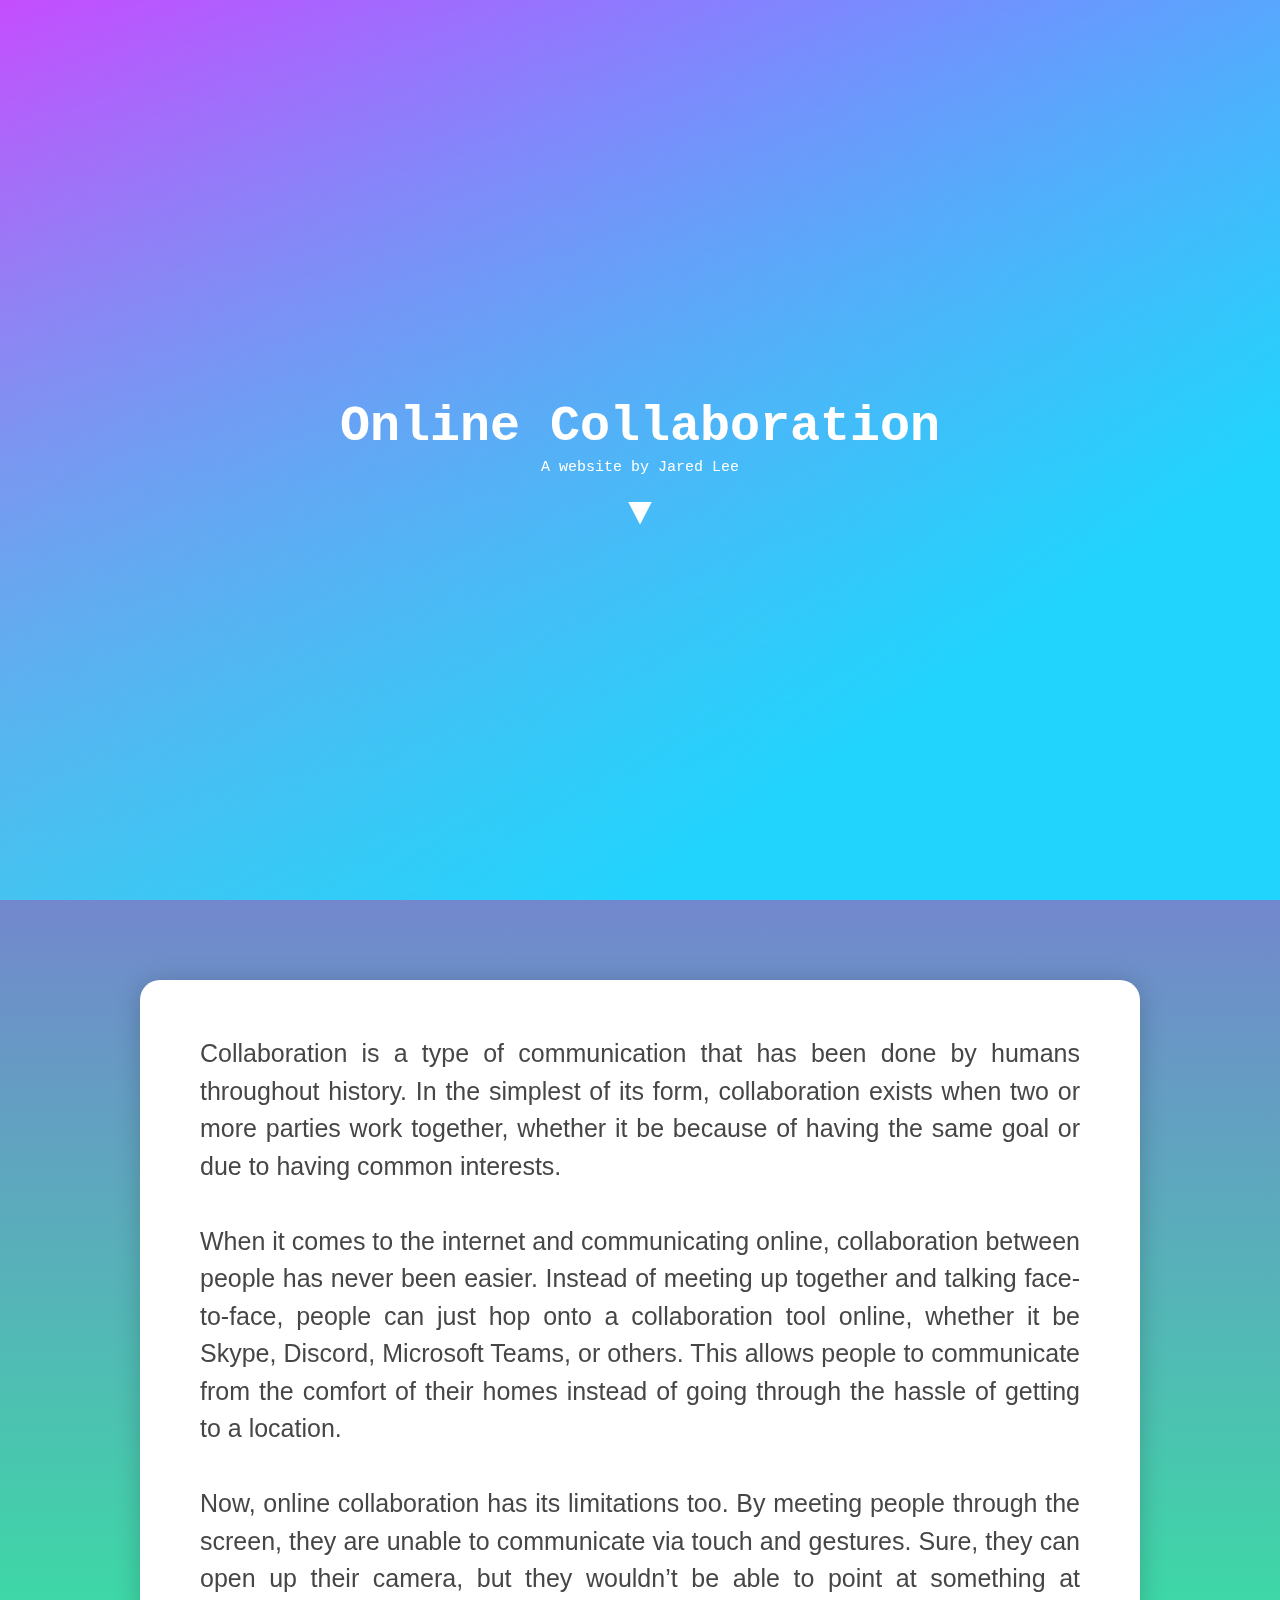
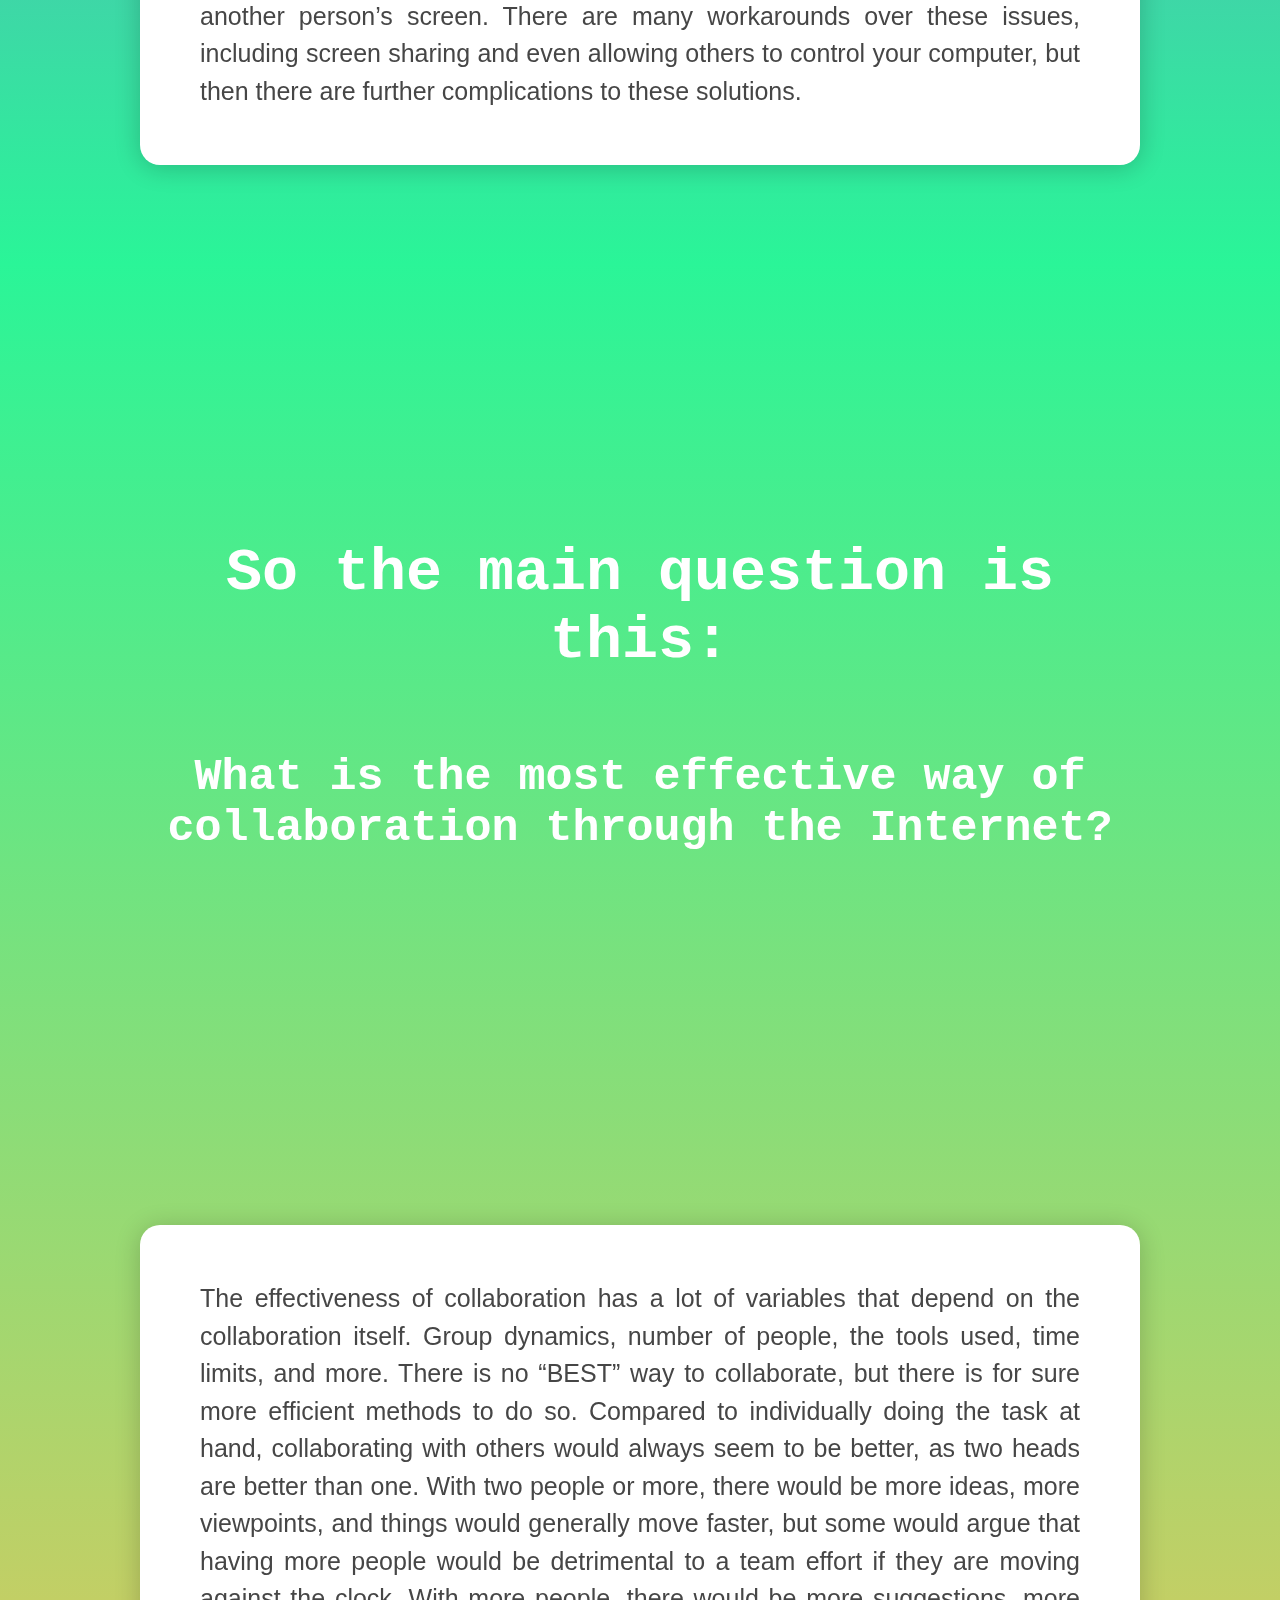
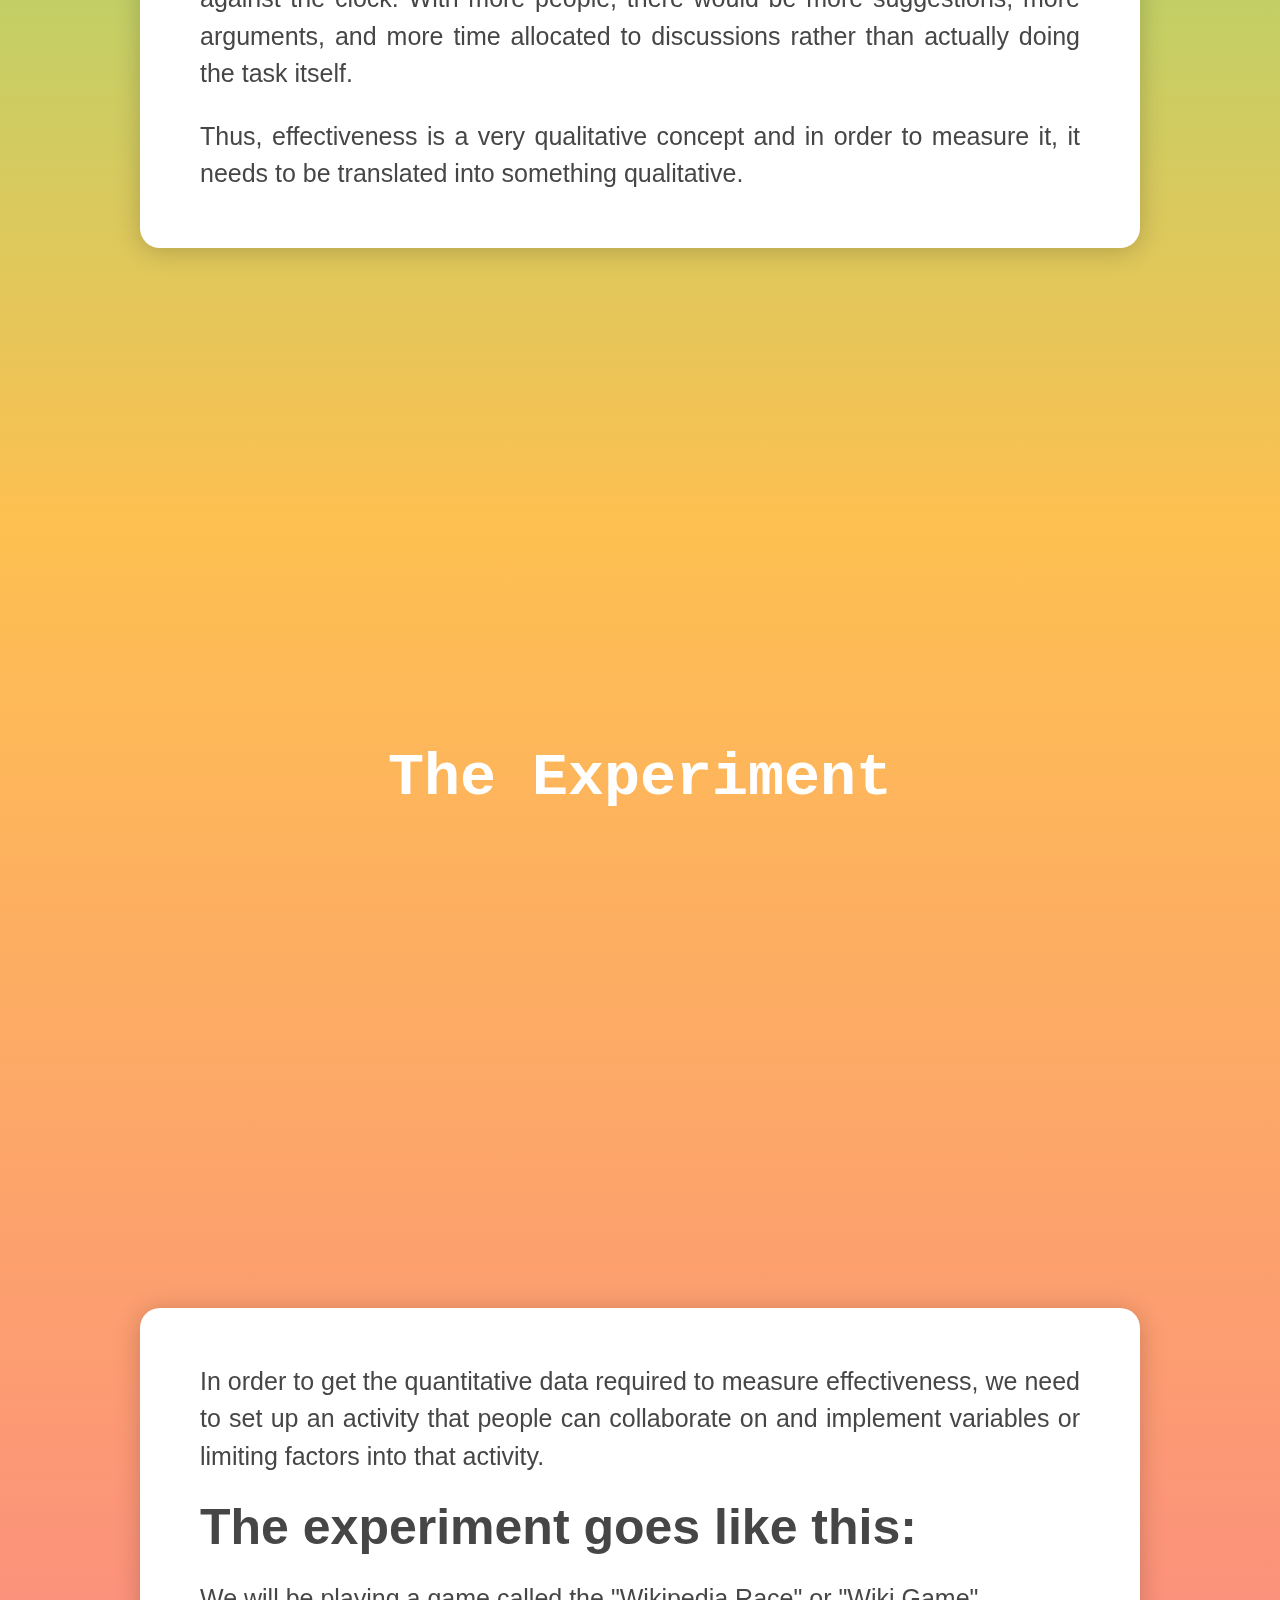
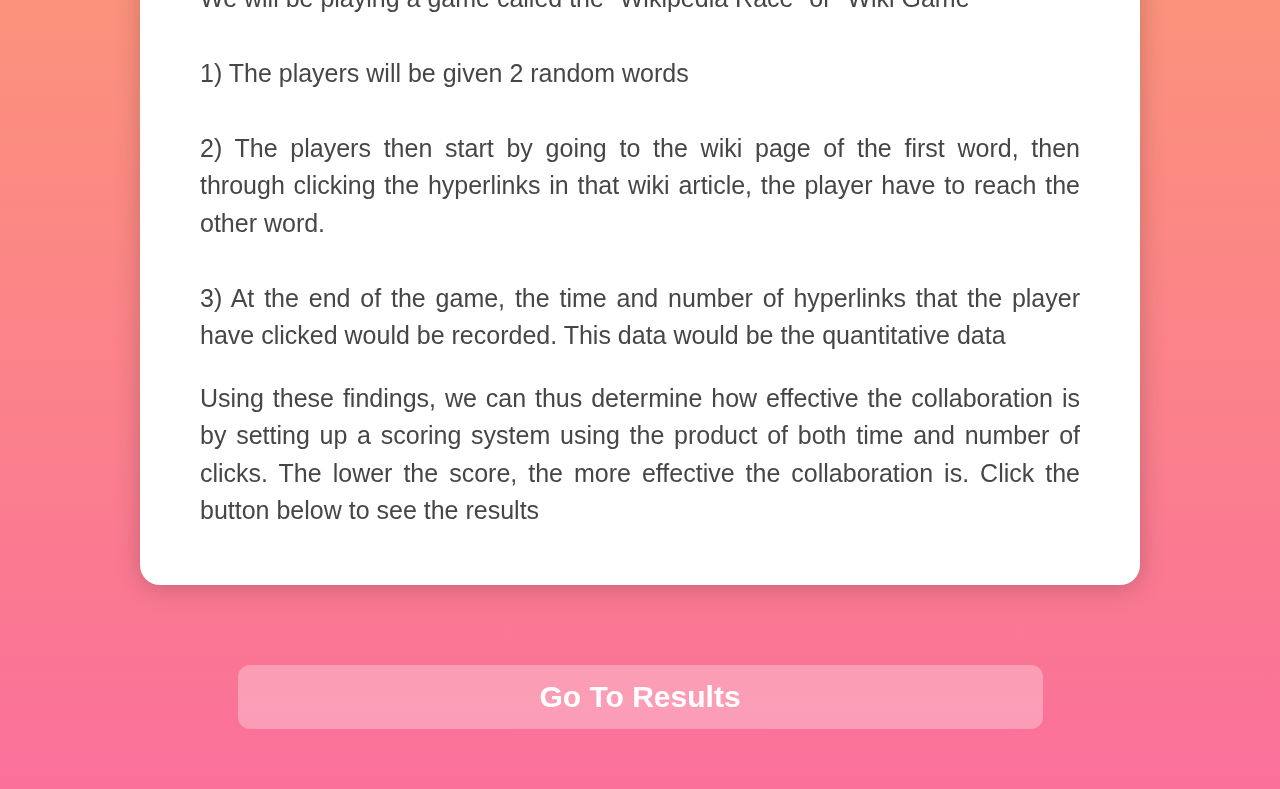
<file: index.html>
<!DOCTYPE html>
<html>

  <head>
    <title>
      Online Collaboration
    </title>
    <link rel="stylesheet" href="style.css">
    <script defer src="myscript1.js"></script>
    <canvas id="canvas"></canvas>
  </head>
  <header>
    <!-- Title Screen -->
    <div class="title">
      <h1> Online Collaboration</h1>
      <p class="titlesub">A website by Jared Lee</p>
      <span id=”down” style="font-size:160%;">&#9660;</span>
    </div>
  </header>

  <body>
    <div class="container">
      <!-- Explanation -->
      <div class="article1">
        <p>Collaboration is a type of communication that has been done by humans throughout history. In the simplest of its form, collaboration exists when two or more parties work together, whether it be because of having the same goal or due to having common interests. <br><br>When it comes to the internet and communicating online, collaboration between people has never been easier. Instead of meeting up together and talking face-to-face, people can just hop onto a collaboration tool online, whether it be Skype, Discord, Microsoft Teams, or others. This allows people to communicate from the comfort of their homes instead of going through the hassle of getting to a location. <br><br>Now, online collaboration has its limitations too. By meeting people through the screen, they are unable to communicate via touch and gestures. Sure, they can open up their camera, but they wouldn’t be able to point at something at another person’s screen. There are many workarounds over these issues, including screen sharing and even allowing others to control your computer, but then there are further complications to these solutions. </p>
      </div>
      <div class="main1">
        <h1>So the main question is this:</h1>
        <h2> What is the most effective way of collaboration through the Internet?</h2>
      </div>

      <div class="article1">
        <p> The effectiveness of collaboration has a lot of variables that depend on the collaboration itself. Group dynamics, number of people, the tools used, time limits, and more. There is no “BEST” way to collaborate, but there is for sure more efficient methods to do so. Compared to individually doing the task at hand, collaborating with others would always seem to be better, as two heads are better than one. With two people or more, there would be more ideas, more viewpoints, and things would generally move faster, but some would argue that having more people would be detrimental to a team effort if they are moving against the clock. With more people, there would be more suggestions, more arguments, and more time allocated to discussions rather than actually doing the task itself. </p>

        <p>Thus, effectiveness is a very qualitative concept and in order to measure it, it needs to be translated into something qualitative. </p>
      </div>
      <!-- The Experiment (title screen) -->
      <div class="main1">
        <h1> The Experiment</h1>
      </div>
      <div class="article1">
        <p>In order to get the quantitative data required to measure effectiveness, we need to set up an activity that people can collaborate on and implement variables or limiting factors into that activity. </p>
      <!-- Experiment explanation (animation on experiment, Simple Scroll Animation) -->
        <h1 class="experimenthead">The experiment goes like this:</h1>
        <p>We will be playing a game called the "Wikipedia Race" or "Wiki Game" <br><br> 1) The players will be given 2 random words <br><br> 2) The players then start by going to the wiki page of the first word, then through clicking the hyperlinks in that wiki article, the player have to reach the other word. <br><br>3) At the end of the game, the time and number of hyperlinks that the player have clicked would be recorded. This data would be the quantitative data</p>

        <!-- Go to Results -->
        <p>Using these findings, we can thus determine how effective the collaboration is by setting up a scoring system using the product of both time and number of clicks. The lower the score, the more effective the collaboration is. Click the button below to see the results </p>
      </div>
      <a href="result.html" class="button"><span>Go To Results</span></a>
    </div>
  </body>

</html>
</file>
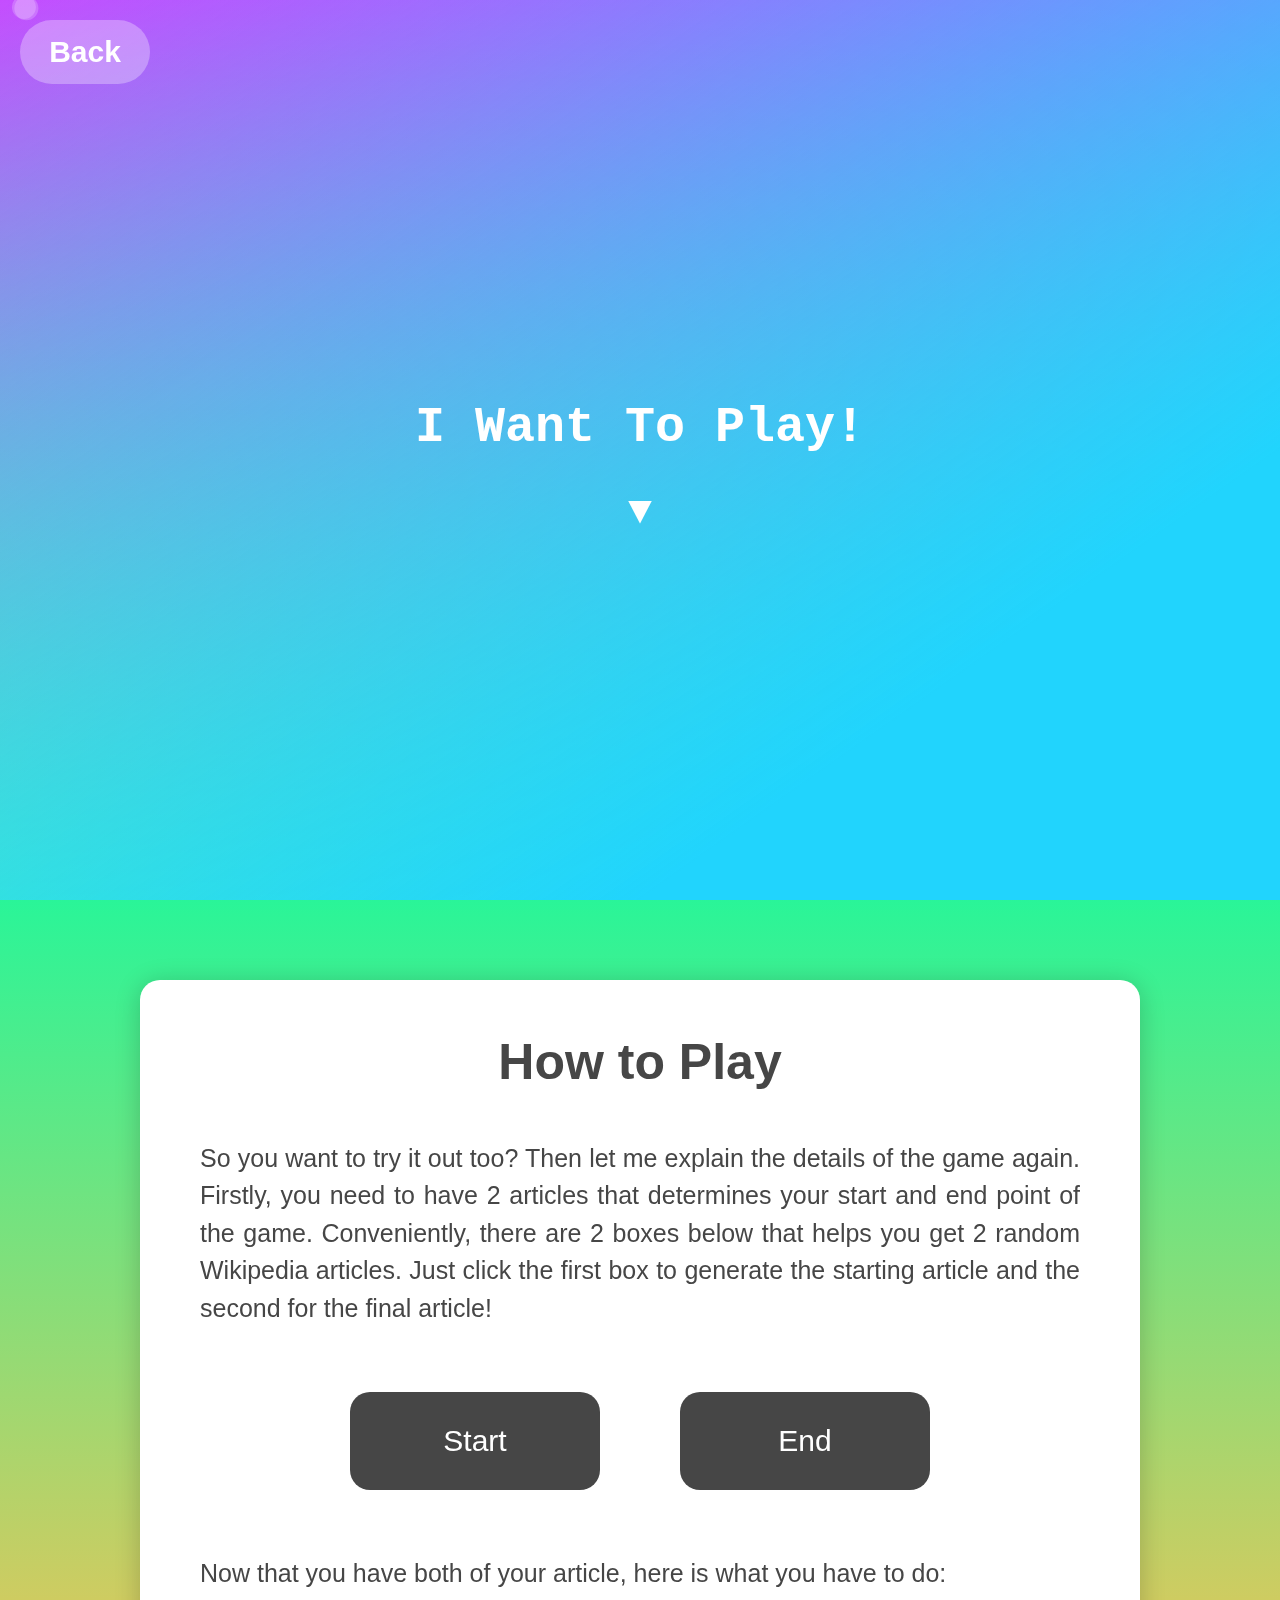
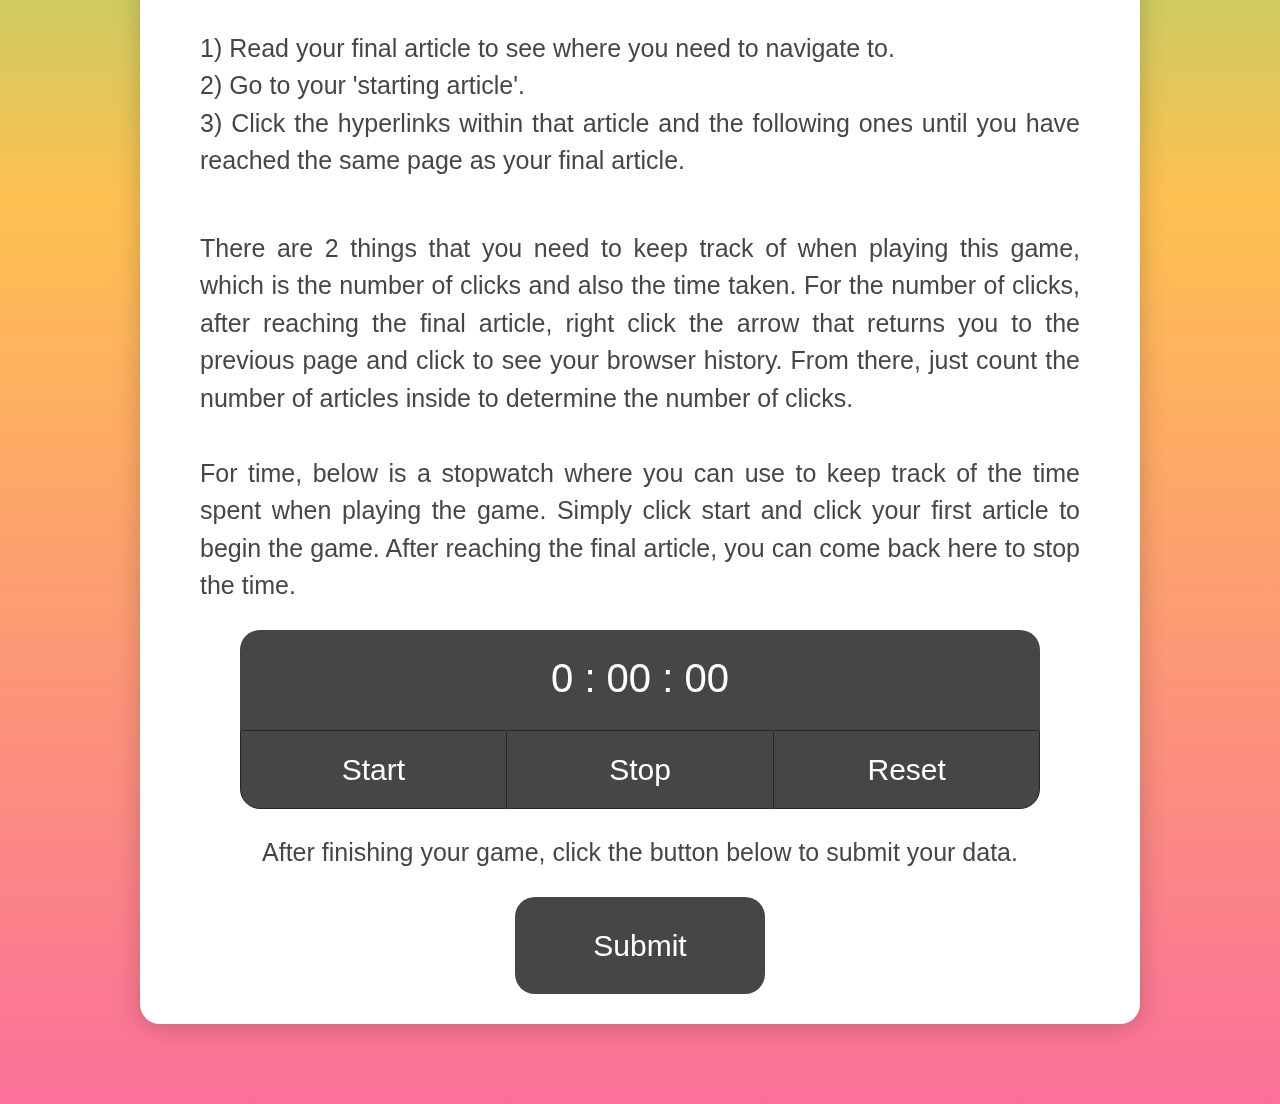
<file: play.html>
<!DOCTYPE html>
<html>
    <head>
        <title>Play</title>
        <link rel="stylesheet" href="style3.css">
        <script defer src="myscript3.js"></script>
        <canvas id="canvas"></canvas>
    </head>
    <body>
        <a href="result.html" class="button"><span>Back</span></a>

        <!--Landing-->
        <div class="title">
            <h1>I Want To Play!</h1>
            <span id=”down” style="font-size:160%;">&#9660;</span>
          </div>
        <!--Article-->
        <div class="container">
            <div class="article1">
                <h1>How to Play</h1>
                <p>So you want to try it out too? Then let me explain the details of the game again. Firstly, you need to have 2 articles that determines your start and end point of the game. Conveniently, there are 2 boxes below that helps you get 2 random Wikipedia articles. Just click the first box to generate the starting article and the second for the final article! </p>
              
            <!--Random 2 articles button-->
        <div class="articlecontainer">
            <a href="https://Wikipedia.org/wiki/Special:Random" target="_blank" class="wikiarticle">Start</a>
            <a href="https://Wikipedia.org/wiki/Special:Random" target="_blank" class="wikiarticle">End</a>
        </div>
        <p>Now that you have both of your article, here is what you have to do: <br><br>1) Read your final article to see where you need to navigate to. <br>2) Go to your 'starting article'.<br>3) Click the hyperlinks within that article and the following ones until you have reached the same page as your final article. </p>
        <p>There are 2 things that you need to keep track of when playing this game, which is the <b>number of clicks</b> and also the <b>time taken</b>. For the number of clicks, after reaching the final article, right click the arrow that returns you to the previous page and click to see your browser history. From there, just count the number of articles inside to determine the number of clicks. <br><br> For time, below is a stopwatch where you can use to keep track of the time spent when playing the game. Simply click start and click your first article to begin the game. After reaching the final article, you can come back here to stop the time.</p>
            <!--Stopwatch-->
        <div class="stopwatch_container">
            <div class="stopwatch">
                <span id="minute">0</span>
                :
                <span id="second">00</span>
                :
                <span id="milisec">00</span>
            </div>
        <input type="button" class="timercontrol" id="startTimer" value="Start" onclick="start();">
        <input type="button" class="timercontrol" id="stopTimer" value="Stop"  onclick="stop();">
        <input type="button" class="timercontrol" id="resetTimer" value="Reset"  onclick="reset();">
        </div>
        
             <!--Google Form link-->
             <p>After finishing your game, click the button below to submit your data.</p>
            <a href="https://forms.gle/yjnuWRw16jzxbRo1A" target="_blank" class="submitbutton">Submit</a>
            </div>
         </div>
        <!--Contact Details-->
    </body>
</html>
</file>
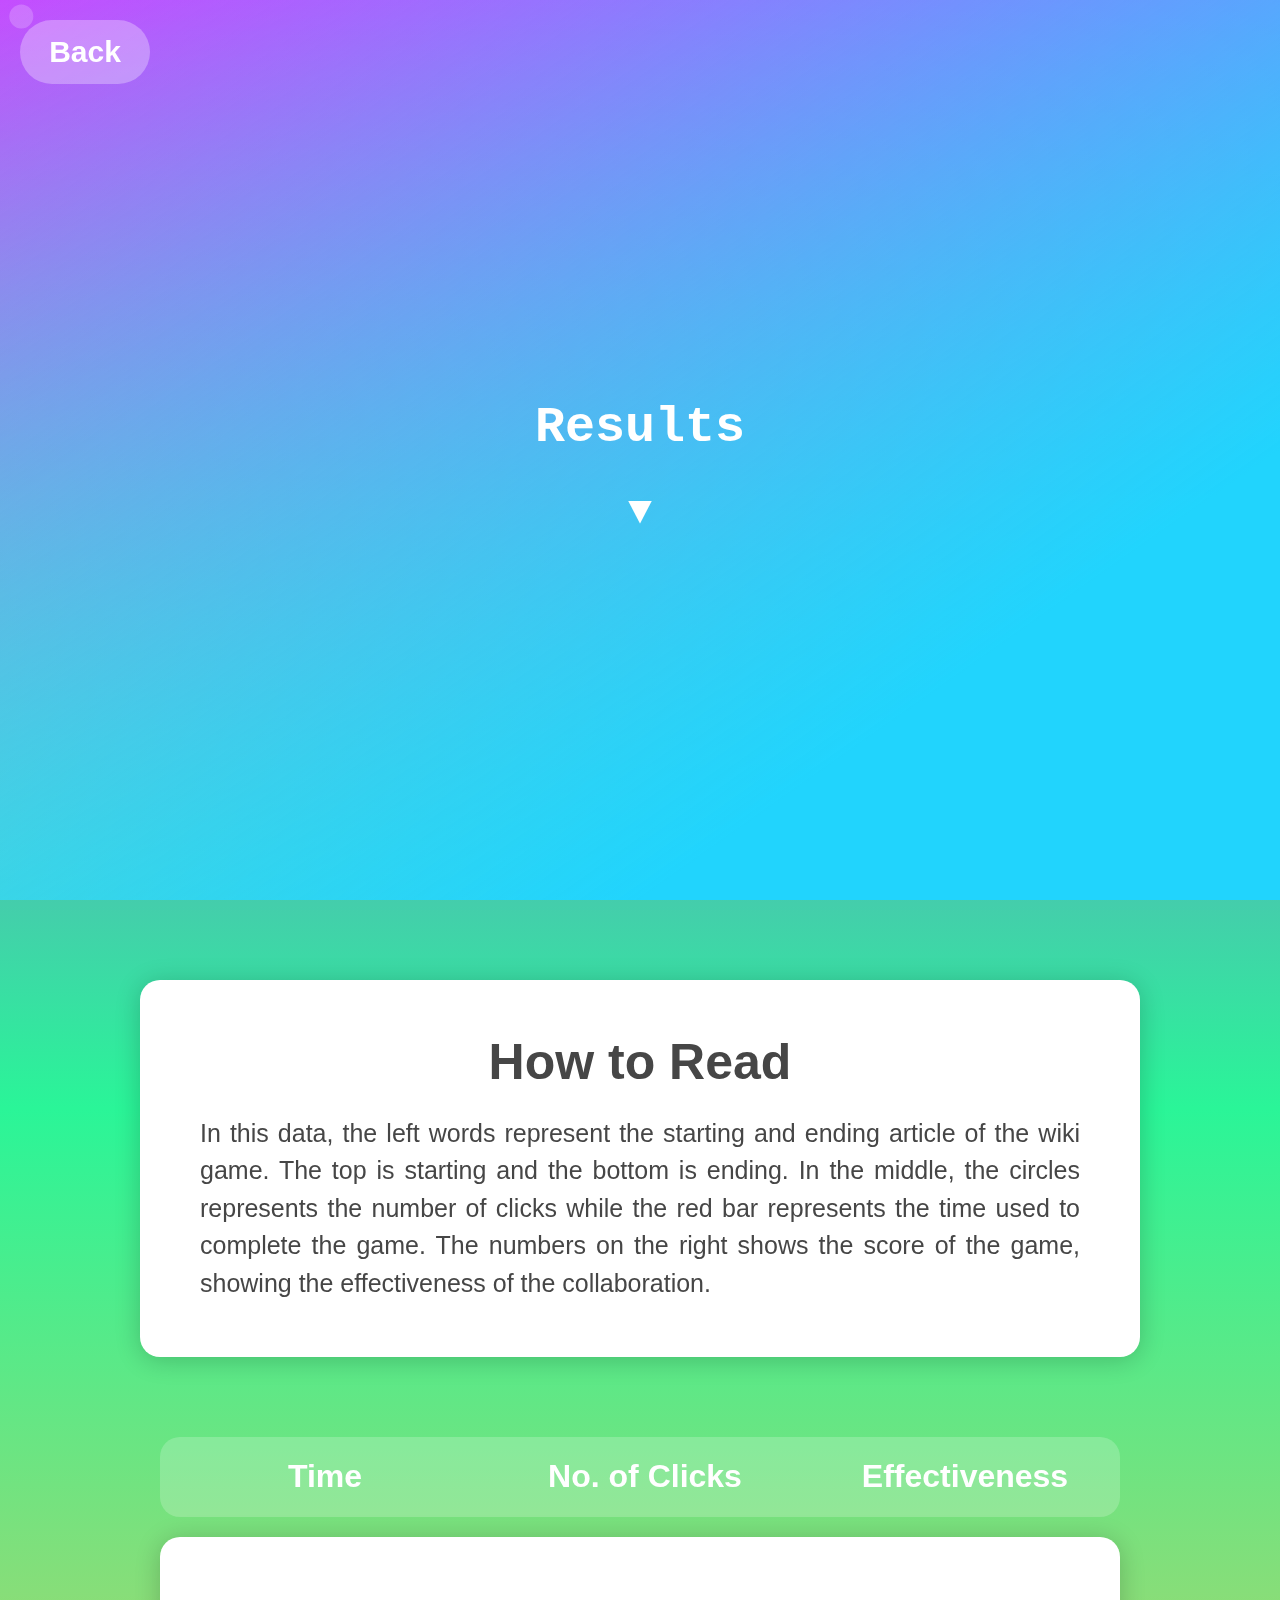
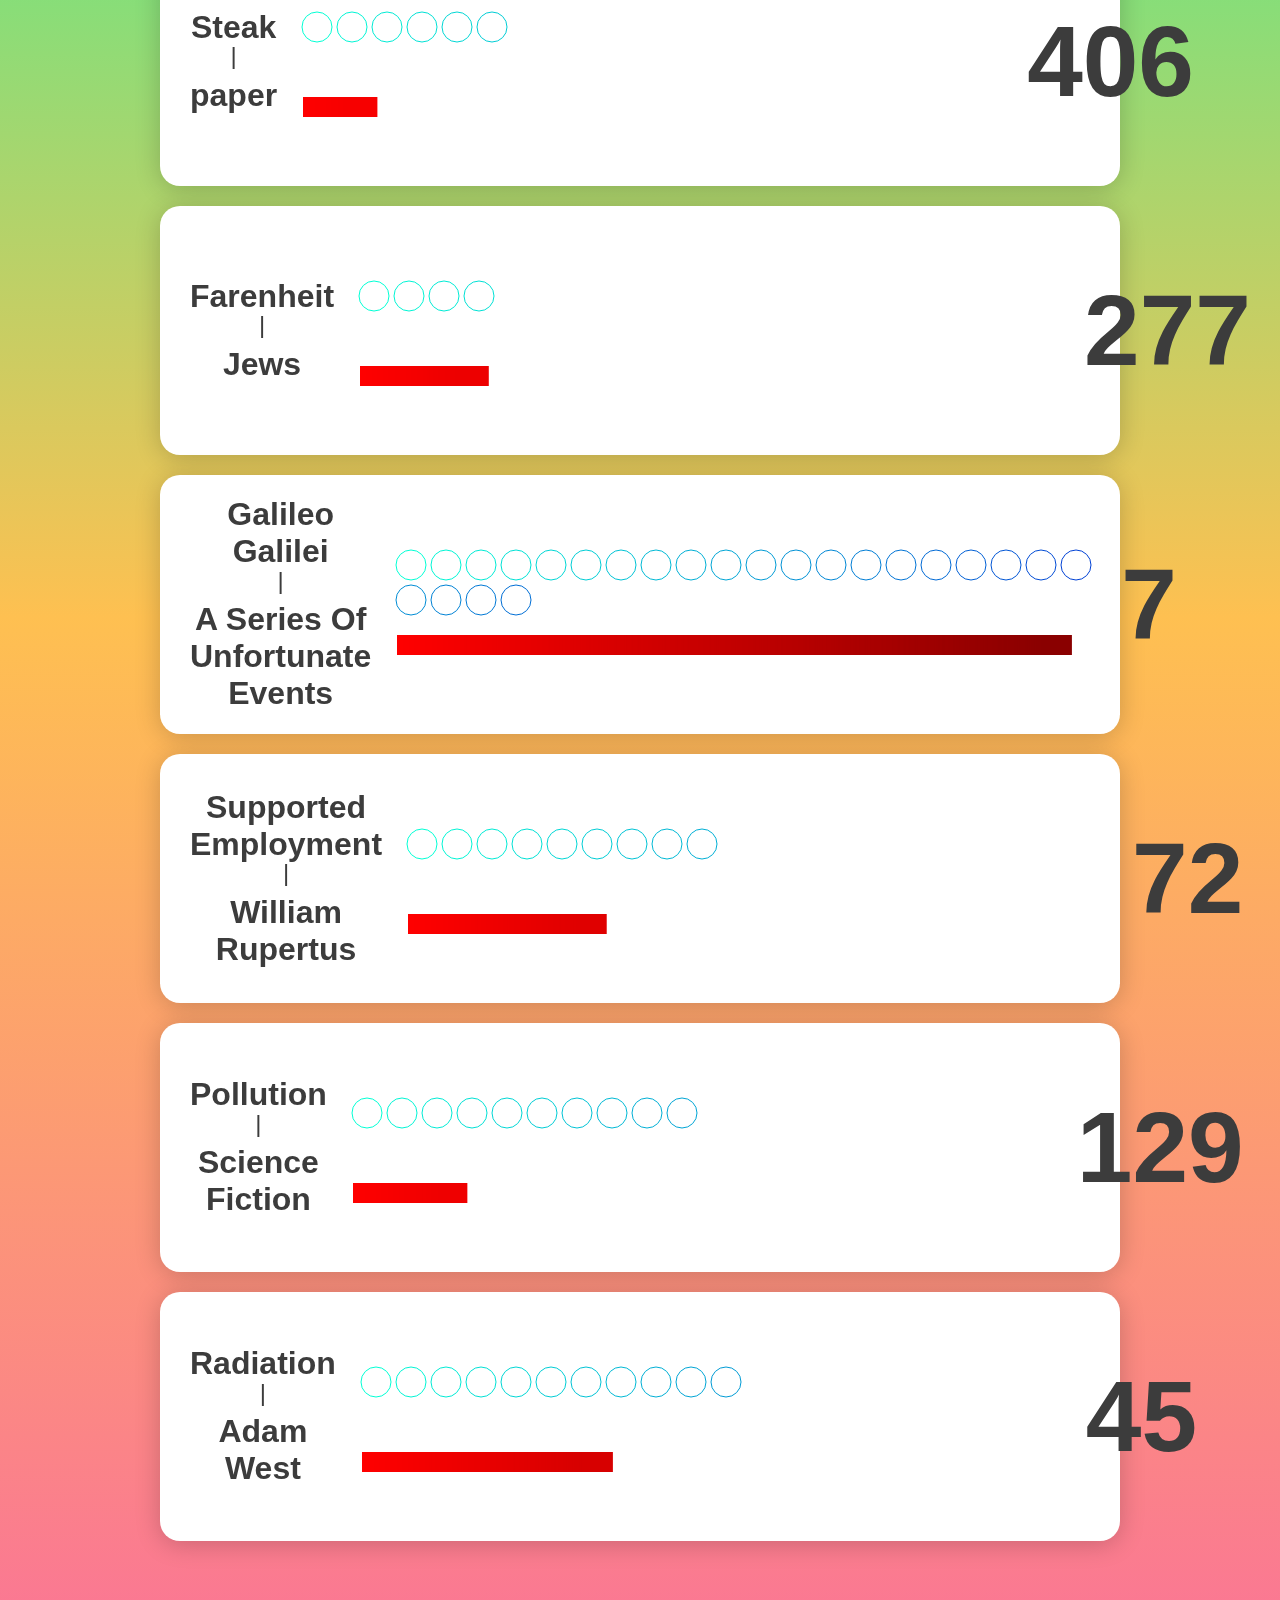
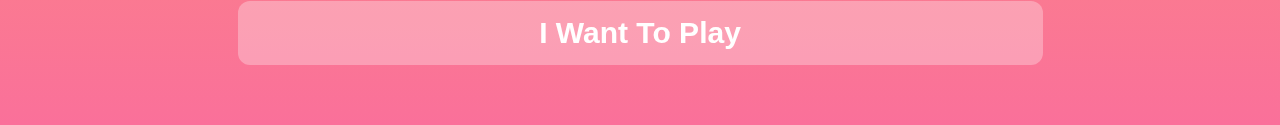
<file: result.html>
<!DOCTYPE html>
<html>

  <head>
    <title>Results</title>
    <link rel="stylesheet" href="style2.css">
    <script defer src="myscript2.js"></script>
    <canvas id="canvas"></canvas>
  </head>

  <body>
    <!--Information (how to read)-->
    <a href="index.html" class="button"><span>Back</span></a>
    <!--Title-->
    <div class="title">
      <h1>Results</h1>
      <span id=”down” style="font-size:160%;">&#9660;</span>
    </div>
    <!--Explanation-->
    <div class="container_explanation">
      <div class="article1">
        <h1 class="explain_head">How to Read</h1>
        <p> In this data, the left words represent the starting and ending article of the wiki game. The top is starting and the bottom is ending. In the middle, the circles represents the number of clicks while the red bar represents the time used to complete the game. The numbers on the right shows the score of the game, showing the effectiveness of the collaboration.</p>
      </div>
      </div>  
    <!--Selecting categories-->
    <div class="container head">
      <div class="category time">
        <h1 id="time">Time</h1>
      </div>
      <div class="category clicks">
        <h1 id="click">No. of Clicks</h1>
      </div>
      <div class="category effectiveness">
        <h1 id="effective">Effectiveness</h1>
      </div>
    </div>

    <!--Data Visualization-->
    <div class="maincontainer">
      <div class="container containerA">
        <!--Words-->
        <div class="articlebox">
          <div class="words">
            <div class="word1">
              <h1 id="word_1_1"></h1>
            </div>
            <span id=”line” style="font-size:150%;">&#x7C;</span>
            <div class="word2">
              <h1 id="word_1_2"></h1>
            </div>
          </div>
          <!--Middle Data-->
          <canvas id="circle1" class="data" width="750px" height="160px"></canvas>
          <!--Score-->
          <div class="score">
            <h1 id="score1"></h1>
          </div>
        </div>
      </div>

      <div class="container containerB">
        <!--Words-->
        <div class="articlebox">
          <div class="words">
            <div class="word1">
              <h1 id="word_2_1"> </h1>
            </div>
            <span id=”line” style="font-size:150%;">&#x7C;</span>
            <div class="word2">
              <h1 id="word_2_2"> </h1>
            </div>
          </div>
          <!--Middle Data-->
          <canvas id="circle2" class="data" width="750px" height="160px"></canvas>
          <!--Score-->
          <div class="score">
            <h1 id="score2"></h1>
          </div>
        </div>
      </div>

      <div class="container containerC">
        <!--Words-->
        <div class="articlebox">
          <div class="words">
            <div class="word1">
              <h1 id="word_3_1"> </h1>
            </div>
            <span id=”line” style="font-size:150%;">&#x7C;</span>
            <div class="word2">
              <h1 id="word_3_2"> </h1>
            </div>
          </div>
          <!--Middle Data-->
          <canvas id="circle3" class="data" width="750px" height="160px"></canvas>
          <!--Score-->
          <div class="score">
            <h1 id="score3"></h1>
          </div>
        </div>
      </div>

      <div class="container containerD">
        <!--Words-->
        <div class="articlebox">
          <div class="words">
            <div class="word1">
              <h1 id="word_4_1"> </h1>
            </div>
            <span id=”line” style="font-size:150%;">&#x7C;</span>
            <div class="word2">
              <h1 id="word_4_2"> </h1>
            </div>
          </div>
          <!--Middle Data-->
          <canvas id="circle4" class="data" width="750px" height="160px"></canvas>
          <!--Score-->
          <div class="score">
            <h1 id="score4"></h1>
          </div>
        </div>
      </div>

      <div class="container containerE">
        <!--Words-->
        <div class="articlebox">
          <div class="words">
            <div class="word1">
              <h1 id="word_5_1"> </h1>
            </div>
            <span id=”line” style="font-size:150%;">&#x7C;</span>
            <div class="word2">
              <h1 id="word_5_2"> </h1>
            </div>
          </div>
          <!--Middle Data-->
          <canvas id="circle5" class="data" width="750px" height="160px"></canvas>
          <!--Score-->
          <div class="score">
            <h1 id="score5"></h1>
          </div>
        </div>
      </div>

      <div class="container containerF">
        <!--Words-->
        <div class="articlebox">
          <div class="words">
            <div class="word1">
              <h1 id="word_6_1"> </h1>
            </div>
            <span id=”line” style="font-size:150%;">&#x7C;</span>
            <div class="word2">
              <h1 id="word_6_2"> </h1>
            </div>
          </div>
          <!--Middle Data-->
          <canvas id="circle6" class="data" width="750px" height="160px"></canvas>
          <!--Score-->
          <div class="score">
            <h1 id="score6"></h1>
          </div>
        </div>
      </div>
    </div>

    <!--play button-->
    <a href="play.html" class="button2"><span>I Want To Play</span></a>
  </body>

</html>
</file>
<file: style.css>
* {
	box-sizing: border-box;
  }

body {	
	background: linear-gradient(to bottom, #B721FF, #2AF598, #fec051, #FA709A );
	background-size: 100%;
	background-repeat: no-repeat;
	margin: 0px;
}

body:before{
	content:'';
	position: fixed;
	top: 0;
	bottom: 0;
	width: 100%;
	z-index: -2;
	background: linear-gradient(to right bottom, rgba(255,255,255,0.2), #21D4FD 75%);
	margin: 0px;
}

#canvas {
	position: fixed;
	width: 100%;
	height: 100%;
	z-index: -1;
	margin: 0px;
}

.title
{
 height: 100vh;
 /* background-image: url(enter your photo url here!); */
 /* flex-box thing */
 display: flex;
 flex-direction: column;
 align-items: center;
 justify-content: center;
 background-size: cover; 
 margin-bottom: 30px;
 margin: 0px;
 padding: 0px;
 font-family: monospace;
 font-size: 25px;
 color: #FFF;
}

.titlesub
{
	margin-top: -30px;
	font-size: 15px;
}

#down
{
 position: absolute;
 top:85vh;
 padding: 20px;
 font-size: 2.5em;
 size: 100px;
}

.article1
{
	width: 1000px;
	margin:0;
	font-family: 'Gill Sans', 'Gill Sans MT', Calibri, 'Trebuchet MS', sans-serif;
	font-size: 25px;
	font-weight: 100;
	line-height: 1.5em;
	text-align: justify;
	background-color: #FFF;
	margin: 80px 10%;
	padding: 30px 60px;
	border-radius: 20px;
	box-shadow: 0 3px 26px 0 rgba(0,0,0,0.20);
	color: #464646;
}

.container
{
	display: flex;
	flex-direction: column;
	align-items: center;
	justify-content: center; 
	background-size: cover;
	margin: auto;
	width: 8em;
	
}

.main1 {
	height: 100vh;
	width: 1000px;
	display: flex;
	flex-direction: column;
	align-items: center;
	justify-content: center; 
	background-size: cover;
	margin: 0;
	padding: 0;
	text-align: center;
	font-size: 30px;
	color: rgba(255, 255, 255, 20);
	font-family: monospace;
}


.button {
	background-color: rgba(255, 255, 255, 0.3);
	color: white;
	width: 805px;
	font-family: -apple-system, BlinkMacSystemFont, 'Segoe UI', Roboto, Oxygen, Ubuntu, Cantarell, 'Open Sans', 'Helvetica Neue', sans-serif;
	border: none;
	padding: 15px 32px;
	text-align: center;
	text-decoration: none;
	display: inline-block;
	font-size: 30px;
	border-radius: 12px;
	margin-bottom: 60px;
	font-weight: bold;
}

.button span {
	cursor: pointer;
	display: inline-block;
	position: relative;
	transition: 0.5s;
  }
  
  .button span:after {
	content: '\00bb';
	position: absolute;
	opacity: 0;
	top: 0;
	right: -20px;
	transition: 0.5s;
	color: black;
  }
  
  .button:hover span {
	padding-right: 25px;
	color: black;
  }
  
  .button:hover span:after {
	opacity: 1;
	right: 0;
  }

  .button:hover {
	  background-color: white;
	  transition: 0.5s;
  }
</file>
<file: style3.css>
* {
	box-sizing: border-box;
  }
  
  body {
	background: linear-gradient(to bottom, #B721FF, #2AF598, #fec051, #FA709A);
	background-size: 100%;
	background-repeat: no-repeat;
	margin: 0px;
  }
  
  body:before {
	content: '';
	position: fixed;
	top: 0;
	bottom: 0;
	width: 100%;
	z-index: -1;
	background: linear-gradient(to right bottom, rgba(255, 255, 255, 0.2), #21D4FD 75%);
	margin: 0px;
  }
  
  #canvas {
	position: fixed;
	width: 100%;
	height: 100%;
	z-index: -1;
	margin: 0px;
  }

  .button {
    position: absolute;
  background-color: rgba(255, 255, 255, 0.3);
  color: white;
  width: 130px;
  font-family: -apple-system, BlinkMacSystemFont, 'Segoe UI', Roboto, Oxygen, Ubuntu, Cantarell, 'Open Sans', 'Helvetica Neue', sans-serif;
  border: none;
  padding: 15px 32px;
  text-align: center;
  text-decoration: none;
  font-size: 30px;
  border-radius: 50px;
  margin-bottom: 60px;
  font-weight: bold;
  display: flex;
  flex-direction: column;
  align-items: center;
  justify-content: center;
  background-size: cover;
  margin: 20px;
}

.button span {
  cursor: pointer;
  display: inline-block;
  position: relative;
  transition: 0.3s;
}

.button span:after {
  position: absolute;
  opacity: 0;
  top: 0;
  transition: 0.3s;
  color: black;
}

.button:hover span {
  color: black;
}

.button:hover {
  background-color: white;
  transition: 0.3s;
}

.title {
	height: 100vh;
	/* flex-box thing */
	display: flex;
	flex-direction: column;
	align-items: center;
	justify-content: center;
	background-size: cover;
	margin-bottom: 30px;
	margin: 0px;
	padding: 0px;
	font-family: monospace;
	font-size: 25px;
	color: #FFF;
  }
  
  #down {
	position: absolute;
	top: 85vh;
	padding: 20px;
	font-size: 2.5em;
	size: 100px;
  }

  .container
{
	display: flex;
	flex-direction: column;
	align-items: center;
	justify-content: center; 
	margin: auto;
	width: 8em;
	
}
  .article1
  {
      width: 1000px;
      margin:0;
      font-family: 'Gill Sans', 'Gill Sans MT', Calibri, 'Trebuchet MS', sans-serif;
      font-size: 25px;
      font-weight: 100;
      line-height: 1.5em;
      display: flex;
      justify-content: center;
      text-align: justify;
      flex-direction: column;
      align-items: center;
      background-color: white;
      margin: 80px 10%;
      padding: 30px 60px;
      border-radius: 20px;
      box-shadow: 0 3px 26px 0 rgba(0,0,0,0.20);
      color: #464646;
  }

  .wikiarticle {
        background-color: #464646;
        text-decoration: none;
        padding: 30px;
        border-radius: 20px;
        color: #ffffff;
        margin: 40px;
        float: left;
        width: 250px;
        font-size: 30px;
        text-align: center;
    }
.wikiarticle:hover { 
    background-color: #272727;
}


.stopwatch_container {
    display: grid;
    grid-template-columns: repeat(3, 1fr);
    width: 800px;
}

.stopwatch {
    background-color: #464646;
    text-decoration: none;
    padding: 30px;
    border-top-right-radius: 20px;
    border-top-left-radius: 20px;
    color: #ffffff;
    float: left;
    height: 100px;
    font-size: 40px;
    text-align: center;
    grid-column: 1/ span 3;
}

.timercontrol {
    all: unset;
    background-color: #464646;
    text-decoration: none;
    padding: 20px;
    color: #ffffff;
    font-size: 30px;
    text-align: center;
    cursor: pointer;
    border: 1px solid #272727;
}

.timercontrol:hover {
    background-color: #272727;
    transition: 0.3s;
}

#startTimer {
    border-bottom-left-radius: 20px;
    grid-column: 1;
}

#stopTimer {
    border-radius: 0px;
    grid-column: 2;
    border-left: none;
    border-right: none;
}

#resetTimer {
    border-bottom-right-radius: 20px;
    grid-column: 3;
}

.submitbutton {
    background-color: #464646;
    text-decoration: none;
    padding: 30px;
    border-radius: 20px;
    color: #ffffff;
    float: left;
    width: 250px;
    font-size: 30px;
    text-align: center;
}
.submitbutton:hover { 
background-color: #272727;
}
</file>
<file: style2.css>
* {
	box-sizing: border-box;
  }
  
  body {
	background: linear-gradient(to bottom, #B721FF, #2AF598, #fec051, #FA709A);
	background-size: 100%;
	background-repeat: no-repeat;
	margin: 0px;
  }
  
  body:before {
	content: '';
	position: fixed;
	top: 0;
	bottom: 0;
	width: 100%;
	z-index: -1;
	background: linear-gradient(to right bottom, rgba(255, 255, 255, 0.2), #21D4FD 75%);
	margin: 0px;
  }
  
  #canvas {
	position: fixed;
	width: 100%;
	height: 100%;
	z-index: -1;
	margin: 0px;
  }
  
  .button {
	  position: absolute;
	background-color: rgba(255, 255, 255, 0.3);
	color: white;
	width: 130px;
	font-family: -apple-system, BlinkMacSystemFont, 'Segoe UI', Roboto, Oxygen, Ubuntu, Cantarell, 'Open Sans', 'Helvetica Neue', sans-serif;
	border: none;
	padding: 15px 32px;
	text-align: center;
	text-decoration: none;
	font-size: 30px;
	border-radius: 50px;
	margin-bottom: 60px;
	font-weight: bold;
	display: flex;
	flex-direction: column;
	align-items: center;
	justify-content: center;
	background-size: cover;
	margin: 20px;
  }

  .button span {
	cursor: pointer;
	display: inline-block;
	position: relative;
	transition: 0.3s;
  }
  
  .button span:after {
	position: absolute;
	opacity: 0;
	top: 0;
	transition: 0.3s;
	color: black;
  }
  
  .button:hover span {
	color: black;
  }
  
  .button:hover {
	background-color: white;
	transition: 0.3s;
  }
  
  .title {
	height: 100vh;
	display: flex;
	flex-direction: column;
	align-items: center;
	justify-content: center;
	background-size: cover;
	margin-bottom: 30px;
	margin: 0px;
	padding: 0px;
	font-family: monospace;
	font-size: 25px;
	color: #FFF;
  }
  
  #down {
	position: absolute;
	top: 85vh;
	padding: 20px;
	font-size: 2.5em;
	size: 100px;
  }
  
/* Explanation*/
.container_explanation{
	display: flex;
	flex-direction: column;
	align-items: center;
	justify-content: center; 
	background-size: cover;
	margin: auto;
	width: auto;
}
.explain_head {
	text-align: center;
}

.article1
{
	width: 1000px;
	margin:0;
	font-family: 'Gill Sans', 'Gill Sans MT', Calibri, 'Trebuchet MS', sans-serif;
	font-size: 25px;
	font-weight: 100;
	line-height: 1.5em;
	text-align: justify;
	background-color: #FFF;
	margin: 80px 10%;
	padding: 30px 60px;
	border-radius: 20px;
	box-shadow: 0 3px 26px 0 rgba(0,0,0,0.20);
	color: #464646;
}

  /* MENU BAR */
  
  .container {
	width: 100%;
	display: grid;
	grid-template-columns: repeat(8, 1fr);
  }
  
  .effectiveness {
	cursor: pointer;
	grid-column: 6/span 2;
	border-top-right-radius: 20px;
	border-bottom-right-radius: 20px;
  }
  
  .time {
	cursor: pointer;
	grid-column: 2/span 2;
	border-top-left-radius: 20px;
	border-bottom-left-radius: 20px;
  }
  
  .clicks {
	cursor: pointer;
	grid-column: 4/span 2;
  
  }
  
  .category {
	display: flex;
	flex-direction: column;
	align-items: center;
	justify-content: center;
	font-family: 'Gill Sans', 'Gill Sans MT', Calibri, 'Trebuchet MS', sans-serif;
	color: white;
	background-color: rgba(255, 255, 255, 0.2);
	padding-right: 20px;
	padding-left: 30px;
  }
  
  .category:hover {
	background-color: rgba(0, 0, 0, 0.4);
	transition: 0.3s;
  }
  
  /* DATA VISUALIZATION */
  
  .words {
	grid-column: 1;
	display: flex;
	flex-direction: column;
	align-items: center;
	justify-content: center;
	font-family: 'Gill Sans', 'Gill Sans MT', Calibri, 'Trebuchet MS', sans-serif;
  }
  
  .word1 {
	  text-align: center;
	margin-bottom: -25px;
  }
  
  .word2 {
	text-align: center;
	margin-top: -15px;
  }
  
  #line {
	position: absolute;
	top: 85vh;
	padding: 20px;
	font-size: 2em;
  }
  
  .score {
	  cursor: default;
	grid-column: 6;
	display: flex;
	flex-direction: column;
	align-items: center;
	justify-content: center;
	font-size: 50px;
	font-family: 'Gill Sans', 'Gill Sans MT', Calibri, 'Trebuchet MS', sans-serif;
  }
  
  .data {
	grid-column: 2/5;
	width: 750px;
	height: 160px;
	margin-top: 50px;
	margin-bottom: 0px;
  }
  
  .articlebox {
	grid-column: 2/8;
	background-color: rgb(255, 255, 255, 1);
	border-radius: 20px;
	box-shadow: 0 3px 26px 0 rgba(0, 0, 0, 0.20);
	color: #3c3c3c;
	margin-top: 20px;
	padding-left: 30px;
	padding-right: 30px;
  
	width: 100%;
	display: grid;
	grid-template-columns: repeat(6, 1fr);
  }
  
  .button2 {
	background-color: rgba(255, 255, 255, 0.3);
	color: white;
	width: 805px;
	font-family: -apple-system, BlinkMacSystemFont, 'Segoe UI', Roboto, Oxygen, Ubuntu, Cantarell, 'Open Sans', 'Helvetica Neue', sans-serif;
	border: none;
	padding: 15px 32px;
	text-align: center;
	text-decoration: none;
	display: inline-block;
	font-size: 30px;
	border-radius: 12px;
	margin-bottom: 60px;
	font-weight: bold;
	display: flex;
	flex-direction: column;
	align-items: center;
	justify-content: center;
	background-size: cover;
	margin: auto;
	margin-top: 60px;
	margin-bottom: 60px;
  }
  
  .button2 span {
	cursor: pointer;
	display: inline-block;
	position: relative;
	transition: 0.5s;
  }
  
  .button2 span:after {
	content: '\00bb';
	position: absolute;
	opacity: 0;
	top: 0;
	right: -20px;
	transition: 0.5s;
	color: black;
  }
  
  .button2:hover span {
	padding-right: 25px;
	color: black;
  }
  
  .button2:hover span:after {
	opacity: 1;
	right: 0;
  }
  
  .button2:hover {
	background-color: white;
	transition: 0.5s;
  }
</file>
